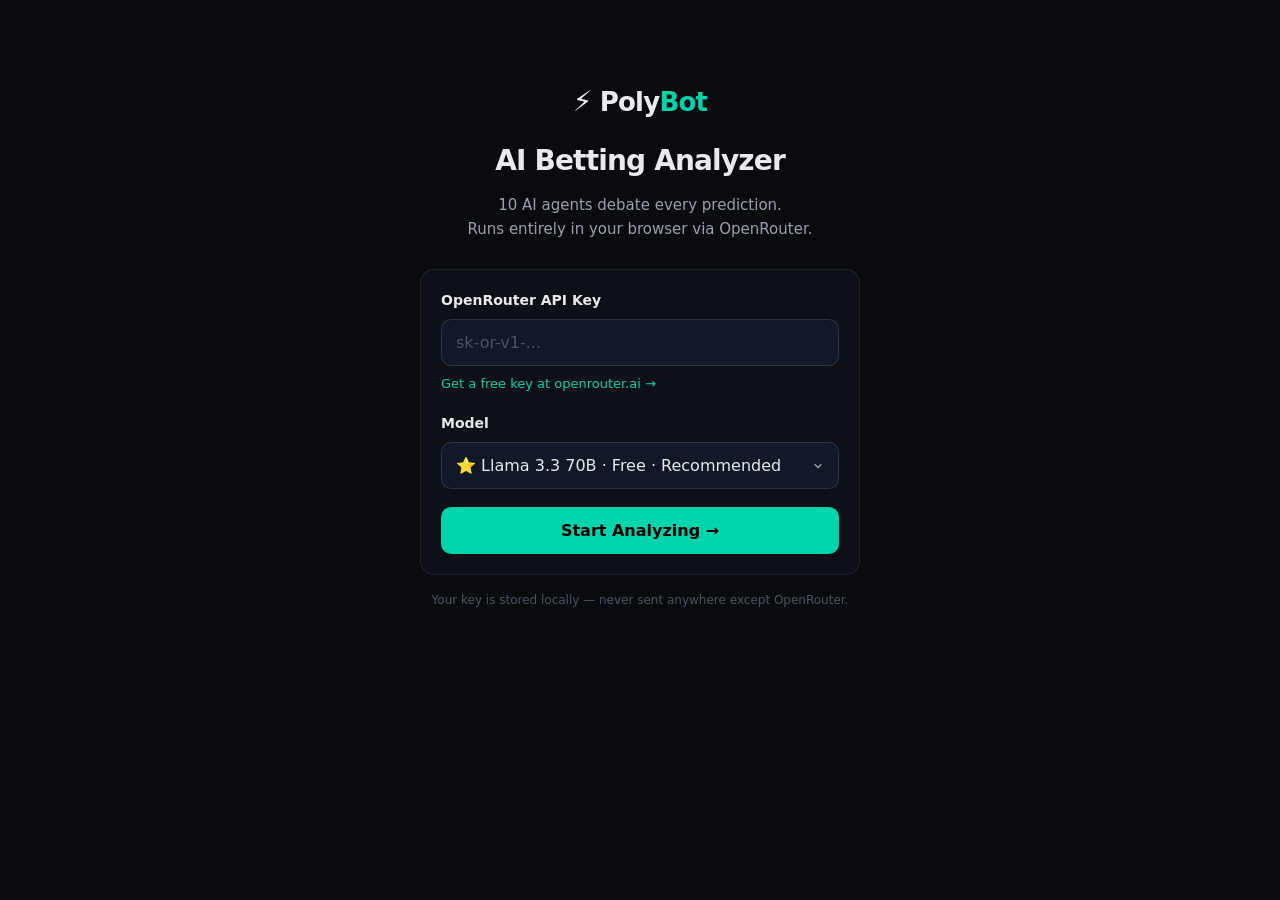
<file: docs/index.html>
<!DOCTYPE html>
<html lang="en">
<head>
  <meta charset="UTF-8" />
  <meta name="viewport" content="width=device-width, initial-scale=1.0, viewport-fit=cover" />
  <meta name="apple-mobile-web-app-capable" content="yes" />
  <meta name="apple-mobile-web-app-status-bar-style" content="black-translucent" />
  <title>PolyBot — AI Betting Analyzer</title>
  <meta name="description" content="10-agent AI analysis pipeline for sports betting & prediction markets. Runs in your browser via OpenRouter." />
  <link rel="icon" href="data:image/svg+xml,<svg xmlns='http://www.w3.org/2000/svg' viewBox='0 0 100 100'><text y='.9em' font-size='90'>⚡</text></svg>" />
  <link rel="stylesheet" href="css/style.css" />
</head>
<body>
<div id="app">

  <!-- ════════════════════════════════════════════════════════════════════
       SCREEN 1 — SETUP
  ═════════════════════════════════════════════════════════════════════════ -->
  <div id="screen-setup" class="screen">
    <div class="setup-page">
      <div class="setup-logo">
        <span class="logo-bolt">⚡</span>
        <span class="logo-text">Poly<span class="accent">Bot</span></span>
      </div>
      <h1 class="setup-heading">AI Betting Analyzer</h1>
      <p class="setup-sub">10 AI agents debate every prediction.<br>Runs entirely in your browser via OpenRouter.</p>

      <div class="card">
        <div class="field">
          <label class="lbl" for="s-api-key">OpenRouter API Key</label>
          <input class="inp" type="password" id="s-api-key"
                 placeholder="sk-or-v1-..."
                 autocomplete="off" autocorrect="off" autocapitalize="none" spellcheck="false" />
          <a class="field-link" href="https://openrouter.ai/keys" target="_blank" rel="noopener">
            Get a free key at openrouter.ai →
          </a>
        </div>

        <div class="field">
          <label class="lbl" for="s-model">Model</label>
          <select class="inp inp-select" id="s-model">
            <option value="meta-llama/llama-3.3-70b-instruct:free">⭐ Llama 3.3 70B · Free · Recommended</option>
            <option value="deepseek/deepseek-chat-v3-0324:free">DeepSeek Chat V3 · Free</option>
            <option value="meta-llama/llama-3.1-8b-instruct:free">Llama 3.1 8B · Free · Fastest</option>
            <option value="mistralai/mistral-7b-instruct:free">Mistral 7B · Free</option>
            <option value="anthropic/claude-3-haiku">Claude 3 Haiku (paid)</option>
            <option value="openai/gpt-4o-mini">GPT-4o Mini (paid)</option>
            <option value="__custom__">✏️ Custom model ID...</option>
          </select>
        </div>

        <div class="field hidden" id="s-custom-wrap">
          <label class="lbl" for="s-custom-model">Custom Model ID</label>
          <input class="inp" type="text" id="s-custom-model"
                 placeholder="e.g. mistralai/mixtral-8x7b-instruct:free"
                 autocapitalize="none" autocorrect="off" spellcheck="false" />
        </div>

        <button class="btn btn-primary btn-full" id="btn-setup-save">
          Start Analyzing →
        </button>
      </div>

      <p class="setup-footer">Your key is stored locally — never sent anywhere except OpenRouter.</p>
    </div>
  </div>

  <!-- ════════════════════════════════════════════════════════════════════
       SCREEN 2 — ANALYSIS FORM
  ═════════════════════════════════════════════════════════════════════════ -->
  <div id="screen-form" class="screen hidden">
    <header class="topbar">
      <div class="topbar-logo">⚡ Poly<span class="accent">Bot</span></div>
      <button class="icon-btn" id="btn-settings" aria-label="Settings">
        <svg width="22" height="22" viewBox="0 0 24 24" fill="none" stroke="currentColor" stroke-width="2" stroke-linecap="round" stroke-linejoin="round">
          <circle cx="12" cy="12" r="3"/>
          <path d="M19.4 15a1.65 1.65 0 0 0 .33 1.82l.06.06a2 2 0 0 1 0 2.83 2 2 0 0 1-2.83 0l-.06-.06a1.65 1.65 0 0 0-1.82-.33 1.65 1.65 0 0 0-1 1.51V21a2 2 0 0 1-2 2 2 2 0 0 1-2-2v-.09A1.65 1.65 0 0 0 9 19.4a1.65 1.65 0 0 0-1.82.33l-.06.06a2 2 0 0 1-2.83 0 2 2 0 0 1 0-2.83l.06-.06A1.65 1.65 0 0 0 4.68 15a1.65 1.65 0 0 0-1.51-1H3a2 2 0 0 1-2-2 2 2 0 0 1 2-2h.09A1.65 1.65 0 0 0 4.6 9a1.65 1.65 0 0 0-.33-1.82l-.06-.06a2 2 0 0 1 0-2.83 2 2 0 0 1 2.83 0l.06.06A1.65 1.65 0 0 0 9 4.68a1.65 1.65 0 0 0 1-1.51V3a2 2 0 0 1 2-2 2 2 0 0 1 2 2v.09a1.65 1.65 0 0 0 1 1.51 1.65 1.65 0 0 0 1.82-.33l.06-.06a2 2 0 0 1 2.83 0 2 2 0 0 1 0 2.83l-.06.06A1.65 1.65 0 0 0 19.4 9a1.65 1.65 0 0 0 1.51 1H21a2 2 0 0 1 2 2 2 2 0 0 1-2 2h-.09a1.65 1.65 0 0 0-1.51 1z"/>
        </svg>
      </button>
    </header>

    <div class="screen-body">
      <div class="field">
        <label class="lbl" for="f-query">What do you want to analyze?</label>
        <textarea class="inp inp-ta" id="f-query" rows="3"
          placeholder="Will Bayern Munich beat Dortmund?&#10;Will Bitcoin reach $100k by end of 2025?&#10;Will Team A cover the -3.5 handicap?"></textarea>
      </div>

      <div class="field">
        <label class="lbl">Bet Type</label>
        <div class="chip-grid" id="chip-bet-type">
          <button class="chip active" data-value="match_winner">Match Winner</button>
          <button class="chip" data-value="over_under">Over / Under</button>
          <button class="chip" data-value="btts">BTTS</button>
          <button class="chip" data-value="handicap">Handicap</button>
          <button class="chip" data-value="yes_no">Yes / No</button>
          <button class="chip" data-value="tournament">Tournament</button>
          <button class="chip" data-value="player_prop">Player Prop</button>
          <button class="chip" data-value="other">Other</button>
        </div>
      </div>

      <div class="field">
        <label class="lbl">
          Market Odds
          <span class="lbl-hint">optional — for edge &amp; Kelly calculation</span>
        </label>
        <input class="inp" type="text" id="f-odds"
               placeholder="1.75  or  -110  or  65%  or  5/2" />
        <span class="field-hint">Decimal · American · Percentage · Fractional</span>
      </div>

      <div class="field">
        <label class="lbl">
          Extra Context
          <span class="lbl-hint">optional</span>
        </label>
        <textarea class="inp inp-ta" id="f-context" rows="2"
          placeholder="Recent injuries, weather, head-to-head record..."></textarea>
      </div>

      <button class="btn btn-primary btn-full btn-run" id="btn-analyze">
        <span>🤖</span>&nbsp; Run 10-Agent Analysis
      </button>
    </div>
  </div>

  <!-- ════════════════════════════════════════════════════════════════════
       SCREEN 3 — PIPELINE (LIVE)
  ═════════════════════════════════════════════════════════════════════════ -->
  <div id="screen-pipeline" class="screen hidden">
    <header class="topbar">
      <div class="topbar-title" id="pipe-title">Analyzing…</div>
      <button class="icon-btn" id="btn-cancel" aria-label="Cancel">
        <svg width="20" height="20" viewBox="0 0 24 24" fill="none" stroke="currentColor" stroke-width="2.5" stroke-linecap="round"><line x1="18" y1="6" x2="6" y2="18"/><line x1="6" y1="6" x2="18" y2="18"/></svg>
      </button>
    </header>

    <div class="progress-track">
      <div class="progress-fill" id="progress-fill"></div>
    </div>

    <div class="screen-body">
      <p class="pipe-status" id="pipe-status">Starting pipeline…</p>
      <div class="agent-list" id="agent-list"></div>
    </div>
  </div>

  <!-- ════════════════════════════════════════════════════════════════════
       SCREEN 4 — RESULTS
  ═════════════════════════════════════════════════════════════════════════ -->
  <div id="screen-results" class="screen hidden">
    <header class="topbar">
      <div class="topbar-title" id="results-title">Analysis Complete</div>
      <button class="icon-btn" id="btn-new" aria-label="New analysis">
        <svg width="22" height="22" viewBox="0 0 24 24" fill="none" stroke="currentColor" stroke-width="2.5" stroke-linecap="round"><line x1="12" y1="5" x2="12" y2="19"/><line x1="5" y1="12" x2="19" y2="12"/></svg>
      </button>
    </header>
    <div class="screen-body" id="results-body">
      <!-- populated by JS -->
    </div>
  </div>

</div><!-- #app -->

<!-- ══════════════════════════════════════════════════════════════════════
     SETTINGS MODAL
═══════════════════════════════════════════════════════════════════════════ -->
<div id="modal-settings" class="modal-bg hidden" role="dialog" aria-modal="true">
  <div class="modal-card">
    <div class="modal-header">
      <span class="modal-title">Settings</span>
      <button class="icon-btn" id="btn-modal-close" aria-label="Close">
        <svg width="20" height="20" viewBox="0 0 24 24" fill="none" stroke="currentColor" stroke-width="2.5" stroke-linecap="round"><line x1="18" y1="6" x2="6" y2="18"/><line x1="6" y1="6" x2="18" y2="18"/></svg>
      </button>
    </div>

    <div class="field">
      <label class="lbl" for="m-api-key">OpenRouter API Key</label>
      <input class="inp" type="password" id="m-api-key"
             placeholder="sk-or-v1-..."
             autocomplete="off" autocorrect="off" autocapitalize="none" spellcheck="false" />
    </div>

    <div class="field">
      <label class="lbl" for="m-model">Model</label>
      <select class="inp inp-select" id="m-model">
        <option value="meta-llama/llama-3.3-70b-instruct:free">⭐ Llama 3.3 70B · Free · Recommended</option>
        <option value="deepseek/deepseek-chat-v3-0324:free">DeepSeek Chat V3 · Free</option>
        <option value="meta-llama/llama-3.1-8b-instruct:free">Llama 3.1 8B · Free · Fastest</option>
        <option value="mistralai/mistral-7b-instruct:free">Mistral 7B · Free</option>
        <option value="anthropic/claude-3-haiku">Claude 3 Haiku (paid)</option>
        <option value="openai/gpt-4o-mini">GPT-4o Mini (paid)</option>
        <option value="__custom__">✏️ Custom model ID...</option>
      </select>
    </div>

    <div class="field hidden" id="m-custom-wrap">
      <input class="inp" type="text" id="m-custom-model"
             placeholder="provider/model-name"
             autocapitalize="none" autocorrect="off" spellcheck="false" />
    </div>

    <button class="btn btn-primary btn-full" id="btn-modal-save">Save Settings</button>
    <p class="setup-footer" style="margin-top:12px">Key stored locally — never leaves your device except to OpenRouter.</p>
  </div>
</div>

<script src="js/app.js"></script>
</body>
</html>
</file>
<file: docs/css/style.css>
/* ── RESET ──────────────────────────────────────────────────────────────── */
*, *::before, *::after { box-sizing: border-box; margin: 0; padding: 0; }

/* ── TOKENS ─────────────────────────────────────────────────────────────── */
:root {
  --bg:       #090b0f;
  --bg2:      #0d1117;
  --bg3:      #111827;
  --bg4:      #1a2233;
  --border:   rgba(255,255,255,0.07);
  --border2:  rgba(255,255,255,0.12);
  --text:     #e8eaed;
  --text2:    #9aa0ab;
  --text3:    #4b5563;
  --accent:   #00d4aa;
  --accent2:  #7c3aed;
  --bet:      #10b981;
  --watch:    #f59e0b;
  --skip:     #ef4444;
  --radius:   14px;
  --radius-s: 10px;
  --radius-xs:6px;
  --shadow:   0 4px 24px rgba(0,0,0,.5);
  --shadow-lg:0 8px 48px rgba(0,0,0,.7);
  --mono:     'JetBrains Mono','Fira Code',ui-monospace,monospace;
  --safe-t:   env(safe-area-inset-top,    0px);
  --safe-b:   env(safe-area-inset-bottom, 0px);
}

/* ── BASE ────────────────────────────────────────────────────────────────── */
html { scroll-behavior: smooth; -webkit-text-size-adjust: 100%; }

body {
  background: var(--bg);
  color: var(--text);
  font-family: -apple-system, BlinkMacSystemFont, 'Segoe UI', system-ui, sans-serif;
  font-size: 16px;
  line-height: 1.55;
  min-height: 100dvh;
  overflow-x: hidden;
  -webkit-font-smoothing: antialiased;
}

#app { position: relative; min-height: 100dvh; }

/* ── SCREENS ─────────────────────────────────────────────────────────────── */
.screen {
  min-height: 100dvh;
  display: flex;
  flex-direction: column;
  padding-bottom: calc(24px + var(--safe-b));
  animation: fadeUp .22s ease both;
}
.screen.hidden { display: none !important; }

@keyframes fadeUp {
  from { opacity: 0; transform: translateY(10px); }
  to   { opacity: 1; transform: translateY(0); }
}

/* ── TOPBAR ──────────────────────────────────────────────────────────────── */
.topbar {
  position: sticky;
  top: 0;
  z-index: 50;
  display: flex;
  align-items: center;
  justify-content: space-between;
  padding: calc(12px + var(--safe-t)) 16px 12px;
  background: rgba(9,11,15,.9);
  backdrop-filter: blur(16px);
  -webkit-backdrop-filter: blur(16px);
  border-bottom: 1px solid var(--border);
}
.topbar-logo {
  font-size: 18px;
  font-weight: 700;
  letter-spacing: -.02em;
}
.topbar-title {
  font-size: 15px;
  font-weight: 600;
  color: var(--text2);
  max-width: calc(100vw - 80px);
  overflow: hidden;
  text-overflow: ellipsis;
  white-space: nowrap;
}
.accent { color: var(--accent); }

/* ── ICON BUTTON ─────────────────────────────────────────────────────────── */
.icon-btn {
  display: flex;
  align-items: center;
  justify-content: center;
  width: 40px;
  height: 40px;
  border: none;
  background: var(--bg3);
  border-radius: 50%;
  color: var(--text2);
  cursor: pointer;
  touch-action: manipulation;
  -webkit-tap-highlight-color: transparent;
  transition: background .15s, color .15s;
}
.icon-btn:hover, .icon-btn:active { background: var(--bg4); color: var(--text); }

/* ── SCREEN BODY ─────────────────────────────────────────────────────────── */
.screen-body {
  flex: 1;
  padding: 20px 16px 0;
  display: flex;
  flex-direction: column;
  gap: 20px;
  max-width: 640px;
  width: 100%;
  margin: 0 auto;
}

/* ── SETUP PAGE ──────────────────────────────────────────────────────────── */
.setup-page {
  flex: 1;
  display: flex;
  flex-direction: column;
  align-items: center;
  padding: calc(56px + var(--safe-t)) 20px 40px;
  text-align: center;
  max-width: 480px;
  margin: 0 auto;
  width: 100%;
}
.setup-logo {
  display: flex;
  align-items: center;
  gap: 8px;
  font-size: 26px;
  font-weight: 800;
  letter-spacing: -.03em;
  margin-bottom: 16px;
}
.logo-bolt { font-size: 28px; }
.setup-heading {
  font-size: 28px;
  font-weight: 800;
  letter-spacing: -.03em;
  margin-bottom: 10px;
}
.setup-sub {
  color: var(--text2);
  font-size: 15px;
  line-height: 1.6;
  margin-bottom: 28px;
}
.setup-footer {
  color: var(--text3);
  font-size: 12px;
  margin-top: 16px;
}

/* ── CARD ────────────────────────────────────────────────────────────────── */
.card {
  background: var(--bg2);
  border: 1px solid var(--border);
  border-radius: var(--radius);
  padding: 20px;
  width: 100%;
}

/* ── FIELDS & INPUTS ─────────────────────────────────────────────────────── */
.field {
  display: flex;
  flex-direction: column;
  gap: 8px;
  margin-bottom: 4px;
}
.card .field:not(:last-child) { margin-bottom: 18px; }

.lbl {
  font-size: 14px;
  font-weight: 600;
  color: var(--text);
  display: flex;
  align-items: center;
  gap: 6px;
  flex-wrap: wrap;
}
.lbl-hint {
  font-size: 12px;
  font-weight: 400;
  color: var(--text3);
}

/* font-size 16px prevents iOS auto-zoom */
.inp {
  width: 100%;
  background: var(--bg3);
  border: 1px solid var(--border2);
  border-radius: var(--radius-s);
  color: var(--text);
  font-size: 16px;
  font-family: inherit;
  padding: 13px 14px;
  outline: none;
  -webkit-appearance: none;
  appearance: none;
  transition: border-color .15s;
}
.inp:focus { border-color: var(--accent); }
.inp::placeholder { color: var(--text3); }
.inp-ta { resize: none; line-height: 1.55; }
.inp-select {
  background-image: url("data:image/svg+xml,%3Csvg xmlns='http://www.w3.org/2000/svg' width='12' height='12' viewBox='0 0 24 24' fill='none' stroke='%239aa0ab' stroke-width='2.5' stroke-linecap='round'%3E%3Cpolyline points='6 9 12 15 18 9'/%3E%3C/svg%3E");
  background-repeat: no-repeat;
  background-position: right 14px center;
  padding-right: 38px;
  cursor: pointer;
}

.field-hint  { font-size: 12px; color: var(--text3); }
.field-link  { font-size: 13px; color: var(--accent); text-decoration: none; align-self: flex-start; }
.field-link:hover { text-decoration: underline; }

.hidden { display: none !important; }

/* ── BUTTONS ─────────────────────────────────────────────────────────────── */
.btn {
  display: inline-flex;
  align-items: center;
  justify-content: center;
  gap: 6px;
  padding: 14px 22px;
  border: none;
  border-radius: var(--radius-s);
  font-size: 16px;
  font-weight: 700;
  font-family: inherit;
  cursor: pointer;
  touch-action: manipulation;
  -webkit-tap-highlight-color: transparent;
  transition: opacity .15s, transform .1s;
  text-decoration: none;
}
.btn:active { transform: scale(.97); }
.btn-full { width: 100%; }

.btn-primary {
  background: var(--accent);
  color: #000;
}
.btn-primary:hover { opacity: .9; }
.btn-primary:disabled {
  opacity: .45;
  cursor: not-allowed;
  transform: none;
}

.btn-run {
  font-size: 17px;
  padding: 16px 22px;
  margin-top: 4px;
}

/* ── CHIP GRID ───────────────────────────────────────────────────────────── */
.chip-grid {
  display: flex;
  flex-wrap: wrap;
  gap: 8px;
}
.chip {
  padding: 8px 14px;
  border: 1px solid var(--border2);
  border-radius: 100px;
  background: var(--bg3);
  color: var(--text2);
  font-size: 14px;
  font-weight: 500;
  font-family: inherit;
  cursor: pointer;
  touch-action: manipulation;
  -webkit-tap-highlight-color: transparent;
  transition: all .15s;
}
.chip.active {
  background: rgba(0,212,170,.15);
  border-color: var(--accent);
  color: var(--accent);
}
.chip:hover:not(.active) { border-color: var(--border2); background: var(--bg4); color: var(--text); }

/* ── PROGRESS BAR ────────────────────────────────────────────────────────── */
.progress-track {
  height: 3px;
  background: var(--bg3);
  overflow: hidden;
  flex-shrink: 0;
}
.progress-fill {
  height: 100%;
  background: linear-gradient(90deg, var(--accent), var(--accent2));
  transition: width .4s ease;
  width: 0%;
}

/* ── PIPELINE STATUS ─────────────────────────────────────────────────────── */
.pipe-status {
  font-size: 14px;
  color: var(--text2);
  text-align: center;
  padding: 4px 0;
}

/* ── AGENT LIST ──────────────────────────────────────────────────────────── */
.agent-list {
  display: flex;
  flex-direction: column;
  gap: 10px;
}

.agent-item {
  display: flex;
  align-items: center;
  gap: 12px;
  padding: 14px;
  border-radius: var(--radius-s);
  background: var(--bg2);
  border: 1px solid var(--border);
  transition: border-color .2s;
}
.agent-item.running { border-color: rgba(0,212,170,.3); }
.agent-item.done    { border-color: rgba(16,185,129,.25); }
.agent-item.error   { border-color: rgba(239,68,68,.2); }

.ai-icon {
  font-size: 22px;
  width: 36px;
  text-align: center;
  flex-shrink: 0;
}
.ai-body   { flex: 1; min-width: 0; }
.ai-name   { font-size: 14px; font-weight: 600; color: var(--text); }
.ai-snip   { font-size: 13px; color: var(--text2); margin-top: 2px; overflow: hidden; text-overflow: ellipsis; white-space: nowrap; }

.ai-ind { width: 28px; flex-shrink: 0; display: flex; align-items: center; justify-content: center; }

/* spinner */
.spinner {
  width: 20px; height: 20px;
  border: 2px solid rgba(0,212,170,.2);
  border-top-color: var(--accent);
  border-radius: 50%;
  animation: spin .7s linear infinite;
}
@keyframes spin { to { transform: rotate(360deg); } }

.ai-check { color: var(--bet);  font-size: 18px; font-weight: 700; }
.ai-err   { color: var(--skip); font-size: 16px; }
.ai-wait  { color: var(--text3); font-size: 20px; }

/* ── RESULTS ─────────────────────────────────────────────────────────────── */

/* Decision banner */
.res-decision {
  border-radius: var(--radius);
  padding: 22px 20px;
  display: flex;
  align-items: center;
  gap: 16px;
}
.res-decision.bet  { background: rgba(16,185,129,.12); border: 1px solid rgba(16,185,129,.3); }
.res-decision.watch{ background: rgba(245,158,11,.10); border: 1px solid rgba(245,158,11,.3); }
.res-decision.skip { background: rgba(239,68,68,.10);  border: 1px solid rgba(239,68,68,.25); }

.res-dec-emoji { font-size: 38px; flex-shrink: 0; }
.res-dec-label { font-size: 12px; font-weight: 600; letter-spacing: .1em; text-transform: uppercase; opacity: .7; margin-bottom: 2px; }
.res-dec-word  { font-size: 30px; font-weight: 800; letter-spacing: -.02em; }
.res-decision.bet   .res-dec-word { color: var(--bet);   }
.res-decision.watch .res-dec-word { color: var(--watch); }
.res-decision.skip  .res-dec-word { color: var(--skip);  }

/* Metrics grid */
.metrics-grid {
  display: grid;
  grid-template-columns: 1fr 1fr;
  gap: 10px;
}
.metric-card {
  background: var(--bg2);
  border: 1px solid var(--border);
  border-radius: var(--radius-s);
  padding: 14px;
}
.metric-val {
  font-size: 22px;
  font-weight: 800;
  letter-spacing: -.02em;
  font-family: var(--mono);
}
.metric-val.pos { color: var(--bet);   }
.metric-val.neg { color: var(--skip);  }
.metric-val.neu { color: var(--text2); }
.metric-lbl {
  font-size: 12px;
  color: var(--text2);
  margin-top: 3px;
}

/* Risk chip */
.risk-chip {
  display: inline-flex;
  align-items: center;
  gap: 6px;
  padding: 8px 14px;
  border-radius: 100px;
  font-size: 13px;
  font-weight: 600;
  width: 100%;
  justify-content: center;
}
.risk-LOW    { background: rgba(16,185,129,.1);  border: 1px solid rgba(16,185,129,.25); color: var(--bet);   }
.risk-MEDIUM { background: rgba(245,158,11,.1);  border: 1px solid rgba(245,158,11,.25); color: var(--watch); }
.risk-HIGH   { background: rgba(239,68,68,.1);   border: 1px solid rgba(239,68,68,.25);  color: var(--skip);  }
.risk-EXTREME{ background: rgba(239,68,68,.18);  border: 1px solid rgba(239,68,68,.4);   color: #ff8080;      }

/* Result cards */
.res-card {
  background: var(--bg2);
  border: 1px solid var(--border);
  border-radius: var(--radius);
  padding: 18px;
}
.res-card.bull  { border-left: 3px solid var(--bet);   }
.res-card.bear  { border-left: 3px solid var(--skip);  }
.res-card.warn  { border-left: 3px solid var(--watch); }
.res-card.debate{ border-left: 3px solid var(--accent2); }

.res-card-title {
  font-size: 14px;
  font-weight: 700;
  margin-bottom: 10px;
  display: flex;
  align-items: center;
  gap: 6px;
}
.res-card-text {
  font-size: 14px;
  color: var(--text2);
  line-height: 1.65;
  white-space: pre-wrap;
}

/* Insights list */
.ins-list {
  list-style: none;
  display: flex;
  flex-direction: column;
  gap: 8px;
}
.ins-list li {
  font-size: 14px;
  color: var(--text2);
  padding-left: 16px;
  position: relative;
  line-height: 1.55;
}
.ins-list li::before {
  content: '·';
  position: absolute;
  left: 0;
  color: var(--accent);
  font-weight: 700;
}

/* Scenario rows */
.scenario-row {
  display: flex;
  flex-direction: column;
  gap: 4px;
  padding: 12px 0;
  border-bottom: 1px solid var(--border);
}
.scenario-row:last-child { border-bottom: none; padding-bottom: 0; }
.sc-head {
  display: flex;
  align-items: center;
  justify-content: space-between;
  gap: 8px;
}
.sc-name { font-size: 14px; font-weight: 600; }
.sc-badge {
  font-size: 11px;
  font-weight: 700;
  padding: 3px 8px;
  border-radius: 6px;
  flex-shrink: 0;
}
.sc-win  { background: rgba(16,185,129,.15); color: var(--bet);   }
.sc-lose { background: rgba(239,68,68,.15);  color: var(--skip);  }
.sc-push { background: rgba(245,158,11,.15); color: var(--watch); }
.sc-prob { font-size: 13px; font-family: var(--mono); color: var(--text2); flex-shrink: 0; }
.sc-desc { font-size: 13px; color: var(--text3); margin-top: 2px; }

/* Persona bar */
.persona-row {
  display: grid;
  grid-template-columns: 90px 1fr 42px;
  align-items: center;
  gap: 8px;
  margin-bottom: 8px;
}
.persona-name { font-size: 13px; color: var(--text2); text-transform: capitalize; }
.persona-track {
  height: 6px;
  background: var(--bg3);
  border-radius: 100px;
  overflow: hidden;
}
.persona-bar {
  height: 100%;
  background: linear-gradient(90deg, var(--accent), var(--accent2));
  border-radius: 100px;
  transition: width .6s ease .1s;
}
.persona-pct { font-size: 12px; font-family: var(--mono); color: var(--text2); text-align: right; }

/* Disclaimer */
.disclaimer {
  font-size: 12px;
  color: var(--text3);
  text-align: center;
  line-height: 1.6;
  padding: 8px 0 16px;
}

/* ── MODAL ───────────────────────────────────────────────────────────────── */
.modal-bg {
  position: fixed;
  inset: 0;
  background: rgba(0,0,0,.7);
  backdrop-filter: blur(6px);
  -webkit-backdrop-filter: blur(6px);
  z-index: 200;
  display: flex;
  align-items: flex-end;
  padding-bottom: var(--safe-b);
  animation: fadeIn .15s ease both;
}
@keyframes fadeIn { from { opacity: 0; } to { opacity: 1; } }

.modal-card {
  width: 100%;
  background: var(--bg2);
  border-top: 1px solid var(--border2);
  border-radius: var(--radius) var(--radius) 0 0;
  padding: 24px 20px calc(24px + var(--safe-b));
  animation: slideUp .2s ease both;
}
@keyframes slideUp { from { transform: translateY(40px); } to { transform: translateY(0); } }

.modal-header {
  display: flex;
  align-items: center;
  justify-content: space-between;
  margin-bottom: 20px;
}
.modal-title { font-size: 17px; font-weight: 700; }

/* ── ERROR TOAST ─────────────────────────────────────────────────────────── */
.toast {
  position: fixed;
  bottom: calc(20px + var(--safe-b));
  left: 50%;
  transform: translateX(-50%);
  background: var(--bg4);
  border: 1px solid rgba(239,68,68,.4);
  color: #ff9999;
  font-size: 14px;
  padding: 12px 20px;
  border-radius: var(--radius-s);
  z-index: 300;
  max-width: 90vw;
  text-align: center;
  animation: fadeUp .2s ease both;
  box-shadow: var(--shadow);
}

/* ── DESKTOP ─────────────────────────────────────────────────────────────── */
@media (min-width: 640px) {
  .setup-page  { padding-top: 80px; }
  .screen-body { padding: 28px 24px 0; }
  .modal-bg    { align-items: center; padding: 24px; }
  .modal-card  { border-radius: var(--radius); max-width: 480px; margin: auto; }
  .metrics-grid { grid-template-columns: repeat(4, 1fr); }
}
</file>
